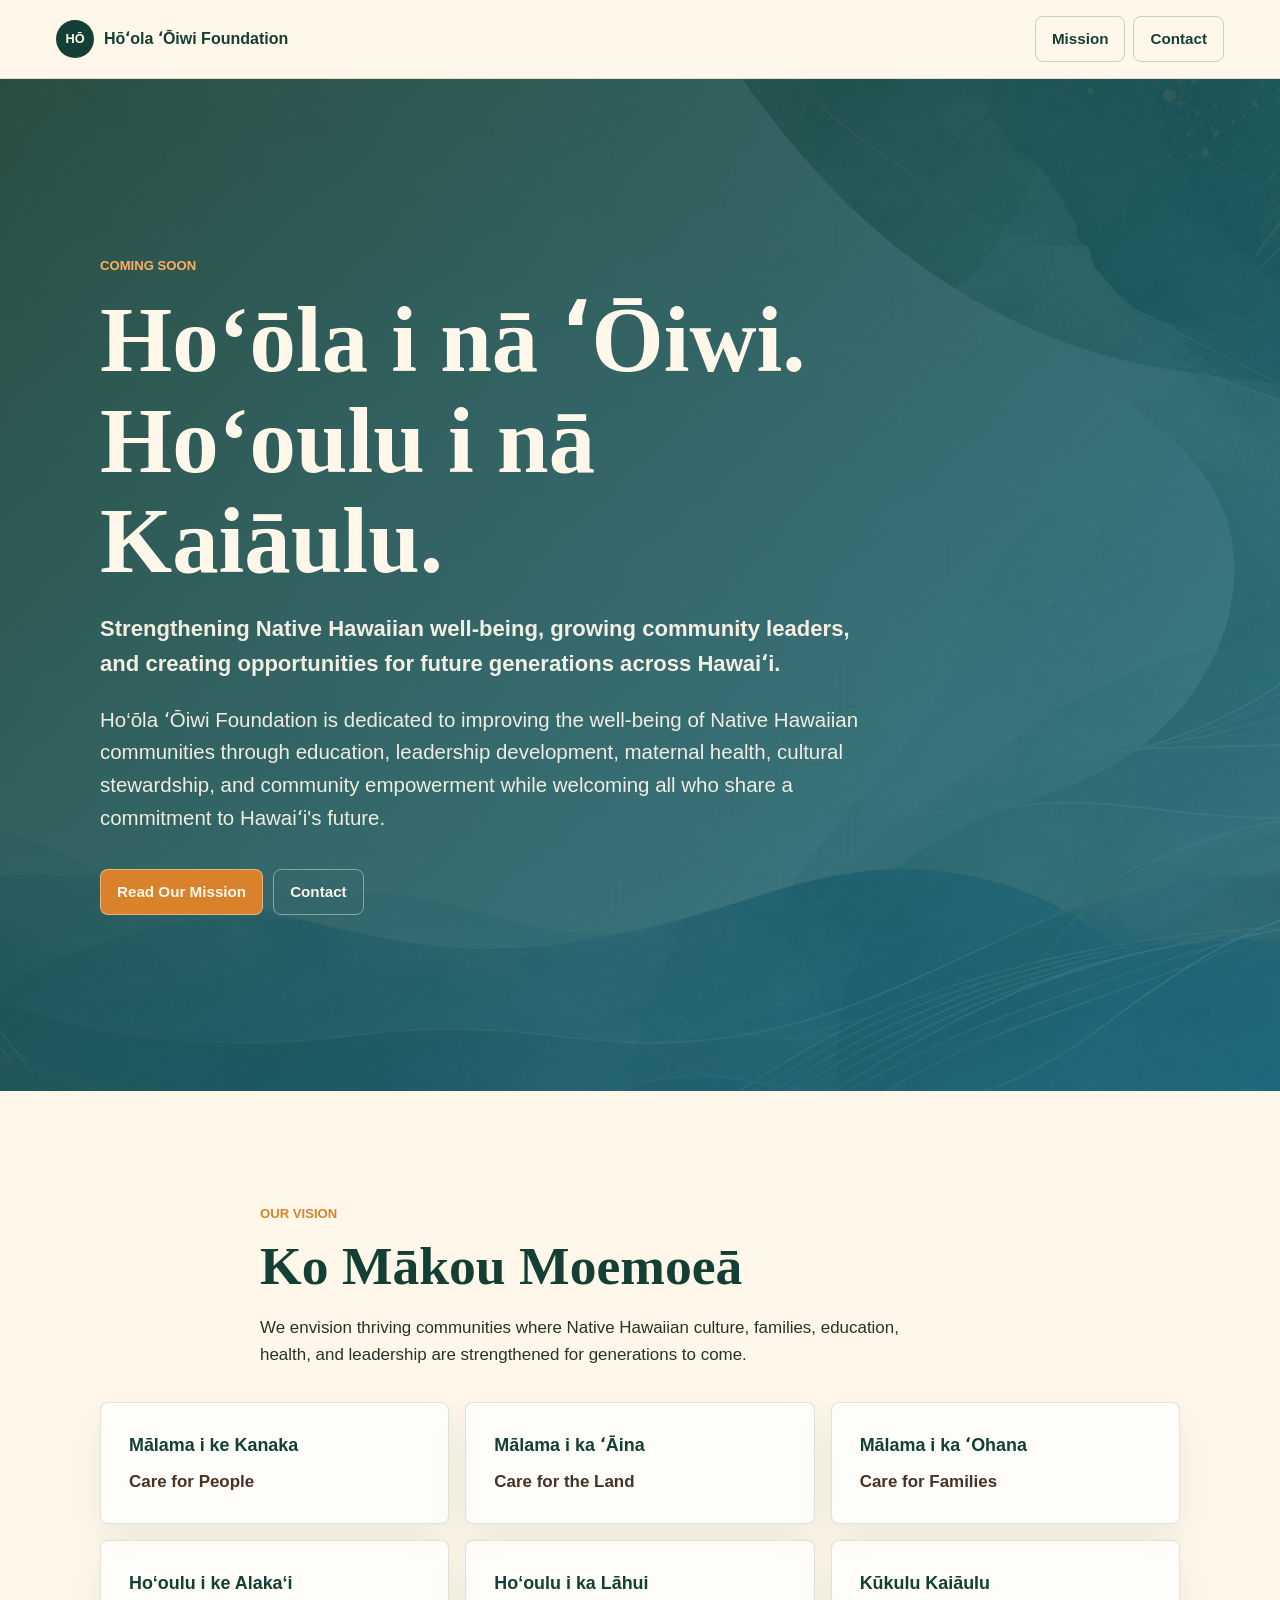
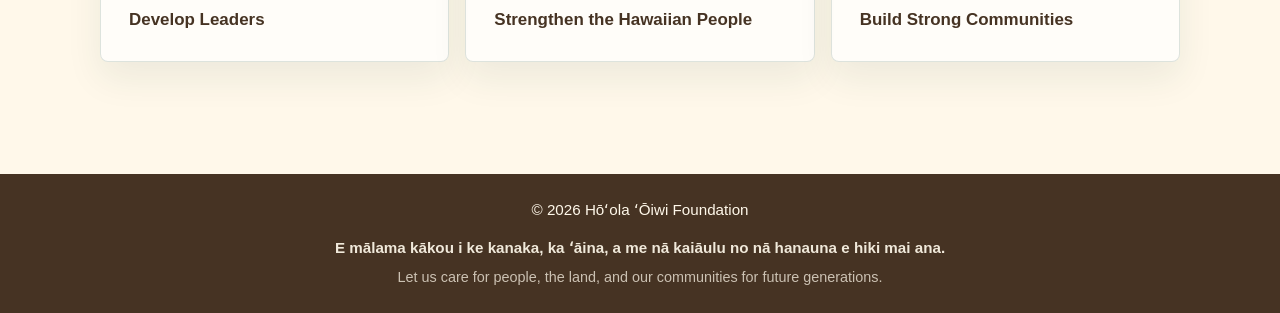
<file: index.html>
<!doctype html>
<html lang="en">
  <head>
    <meta charset="utf-8">
    <meta name="viewport" content="width=device-width, initial-scale=1">
    <title>Hōʻola ʻŌiwi Foundation</title>
    <meta
      name="description"
      content="Hōʻola ʻŌiwi Foundation is a future-focused Native Hawaiian foundation rooted in culture, education, maternal wellness, leadership, and community care."
    >
    <link rel="stylesheet" href="styles.css">
  </head>
  <body>
    <header class="site-header">
      <a class="brand" href="index.html" aria-label="Hōʻola ʻŌiwi Foundation home">
        <span class="brand-mark" aria-hidden="true">HŌ</span>
        <span>Hōʻola ʻŌiwi Foundation</span>
      </a>
      <nav class="nav" aria-label="Primary navigation">
        <a href="mission.html">Mission</a>
        <a href="contact.html">Contact</a>
      </nav>
    </header>

    <main>
      <section class="hero section">
        <div class="section-inner hero-inner">
          <p class="eyebrow">Coming Soon</p>
          <h1>Ho‘ōla i nā ʻŌiwi. Ho‘oulu i nā Kaiāulu.</h1>
          <p class="hero-subheading">
            Strengthening Native Hawaiian well-being, growing community
            leaders, and creating opportunities for future generations across
            Hawaiʻi.
          </p>
          <p class="mission-statement">
            Ho‘ōla ʻŌiwi Foundation is dedicated to improving the well-being of
            Native Hawaiian communities through education, leadership
            development, maternal health, cultural stewardship, and community
            empowerment while welcoming all who share a commitment to Hawaiʻi's
            future.
          </p>
          <div class="button-row" aria-label="Landing page actions">
            <a class="button button-accent" href="mission.html">Read Our Mission</a>
            <a class="button" href="contact.html">Contact</a>
          </div>
        </div>
      </section>

      <section class="section vision-section">
        <div class="section-inner narrow">
          <p class="section-label">Our Vision</p>
          <h2>Ko Mākou Moemoeā</h2>
          <p>
            We envision thriving communities where Native Hawaiian culture,
            families, education, health, and leadership are strengthened for
            generations to come.
          </p>
        </div>
        <div class="section-inner values-grid" aria-label="Foundation values">
          <article>
            <h3>Mālama i ke Kanaka</h3>
            <p>Care for People</p>
          </article>
          <article>
            <h3>Mālama i ka ʻĀina</h3>
            <p>Care for the Land</p>
          </article>
          <article>
            <h3>Mālama i ka ʻOhana</h3>
            <p>Care for Families</p>
          </article>
          <article>
            <h3>Ho‘oulu i ke Alaka‘i</h3>
            <p>Develop Leaders</p>
          </article>
          <article>
            <h3>Ho‘oulu i ka Lāhui</h3>
            <p>Strengthen the Hawaiian People</p>
          </article>
          <article>
            <h3>Kūkulu Kaiāulu</h3>
            <p>Build Strong Communities</p>
          </article>
        </div>
      </section>
    </main>

    <footer class="site-footer">
      <p>&copy; <span id="year"></span> Hōʻola ʻŌiwi Foundation</p>
      <p class="footer-motto">
        E mālama kākou i ke kanaka, ka ʻāina, a me nā kaiāulu no nā hanauna e
        hiki mai ana.
      </p>
      <p class="footer-translation">
        Let us care for people, the land, and our communities for future
        generations.
      </p>
    </footer>

    <script src="script.js"></script>
  </body>
</html>
</file>
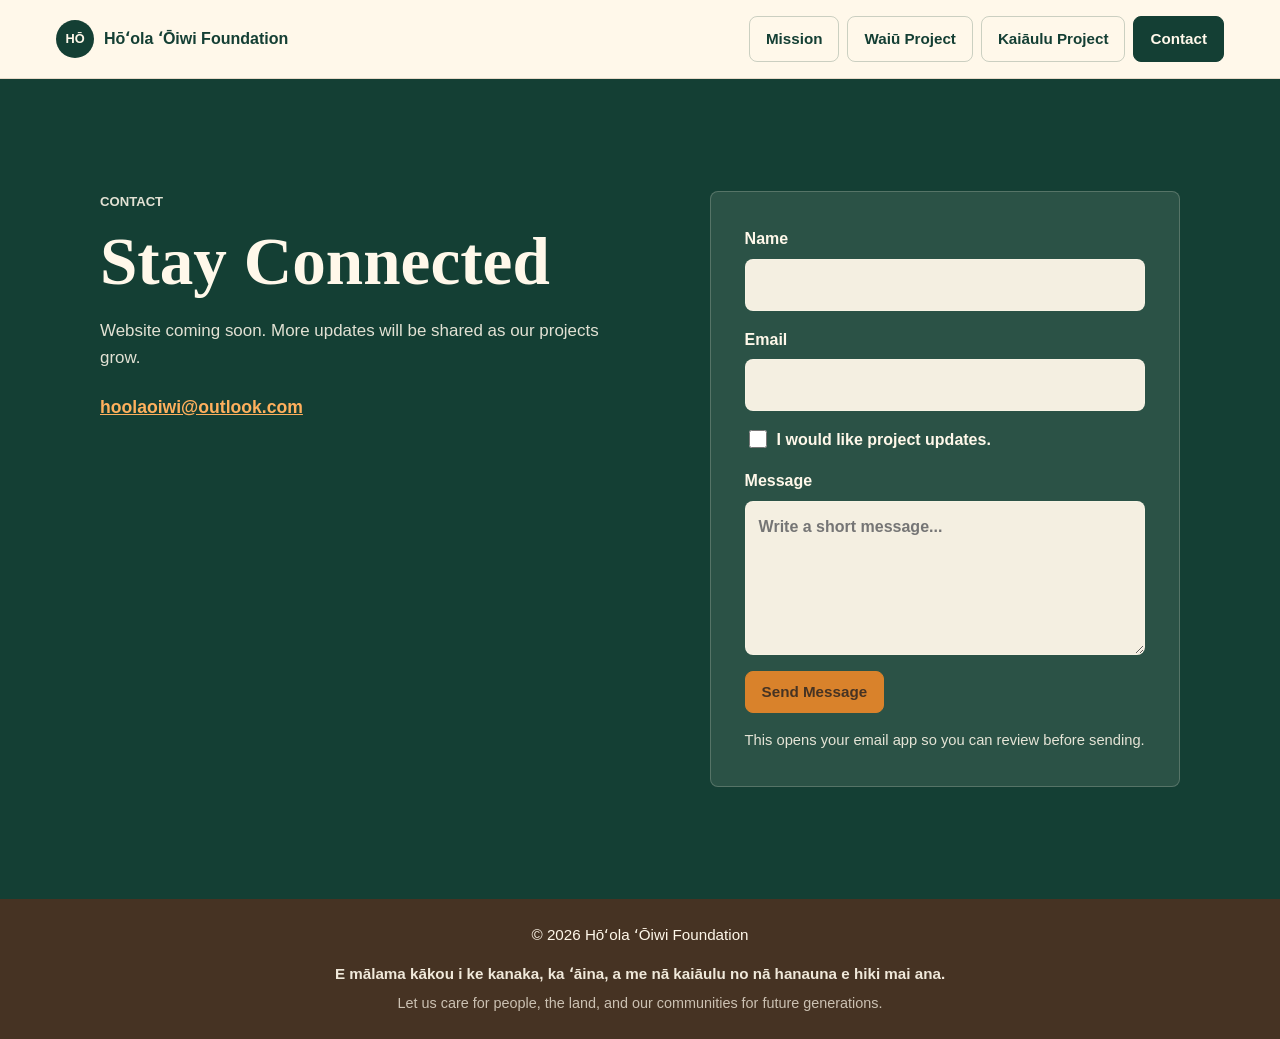
<file: contact.html>
<!doctype html>
<html lang="en">
  <head>
    <meta charset="utf-8">
    <meta name="viewport" content="width=device-width, initial-scale=1">
    <title>Contact | Hōʻola ʻŌiwi Foundation</title>
    <meta
      name="description"
      content="Contact Hōʻola ʻŌiwi Foundation."
    >
    <link rel="stylesheet" href="styles.css">
  </head>
  <body>
    <header class="site-header">
      <a class="brand" href="index.html" aria-label="Hōʻola ʻŌiwi Foundation home">
        <span class="brand-mark" aria-hidden="true">HŌ</span>
        <span>Hōʻola ʻŌiwi Foundation</span>
      </a>
      <nav class="nav" aria-label="Primary navigation">
        <a href="mission.html">Mission</a>
        <a href="waiu.html">Waiū Project</a>
        <a href="kaiaulu.html">Kaiāulu Project</a>
        <a aria-current="page" href="contact.html">Contact</a>
      </nav>
    </header>

    <main>
      <section class="section page-section contact-section">
        <div class="section-inner contact-layout">
          <div>
            <p class="section-label">Contact</p>
            <h1 class="page-title">Stay Connected</h1>
            <p>
              Website coming soon. More updates will be shared as our projects
              grow.
            </p>
            <a class="email-link" href="mailto:hoolaoiwi@outlook.com">
              hoolaoiwi@outlook.com
            </a>
          </div>

          <form class="contact-form" id="contactForm">
            <label>
              Name
              <input name="name" type="text" autocomplete="name">
            </label>
            <label>
              Email
              <input name="email" type="email" autocomplete="email" required>
            </label>
            <label class="checkbox-label">
              <input name="updates" type="checkbox" value="yes">
              I would like project updates.
            </label>
            <label>
              Message
              <textarea name="message" rows="5" placeholder="Write a short message..."></textarea>
            </label>
            <button class="button button-accent" type="submit">Send Message</button>
            <p class="form-note">
              This opens your email app so you can review before sending.
            </p>
          </form>
        </div>
      </section>
    </main>

    <footer class="site-footer">
      <p>&copy; <span id="year"></span> Hōʻola ʻŌiwi Foundation</p>
      <p class="footer-motto">
        E mālama kākou i ke kanaka, ka ʻāina, a me nā kaiāulu no nā hanauna e
        hiki mai ana.
      </p>
      <p class="footer-translation">
        Let us care for people, the land, and our communities for future
        generations.
      </p>
    </footer>

    <script src="script.js"></script>
  </body>
</html>
</file>
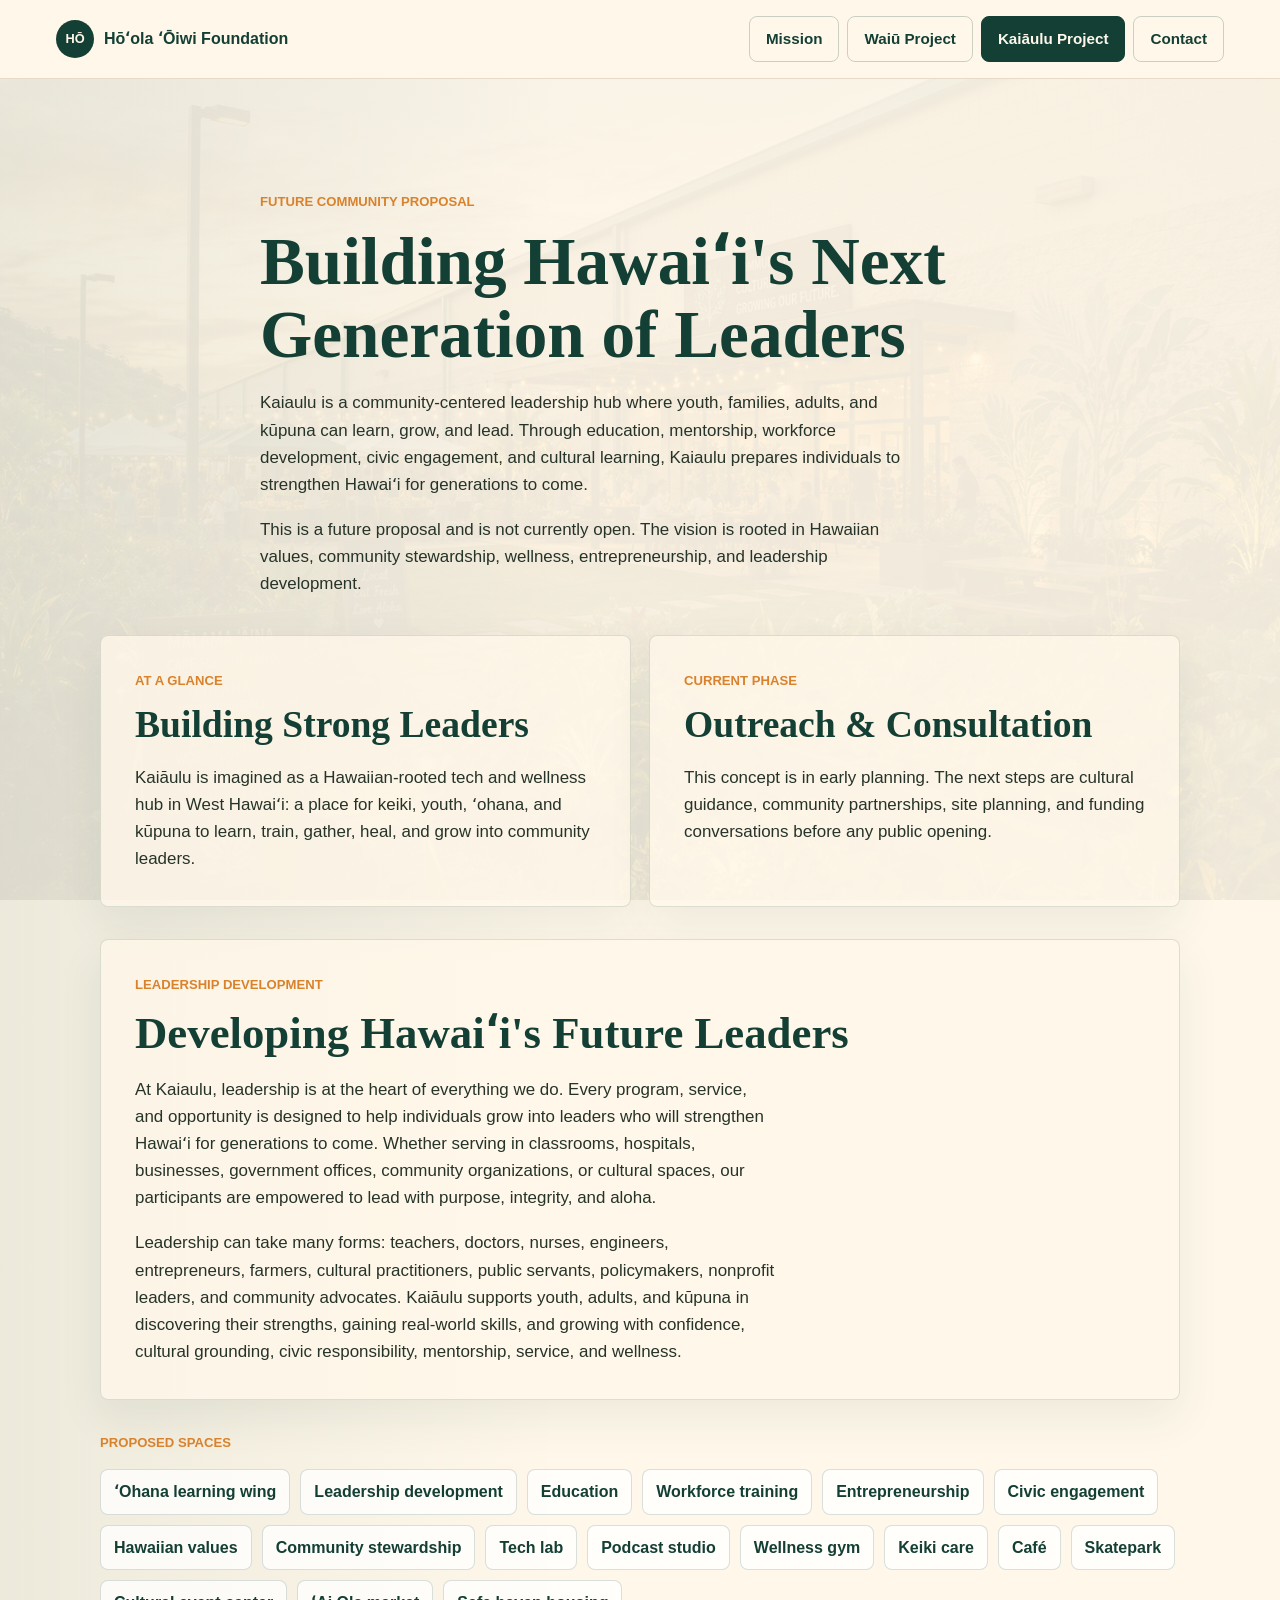
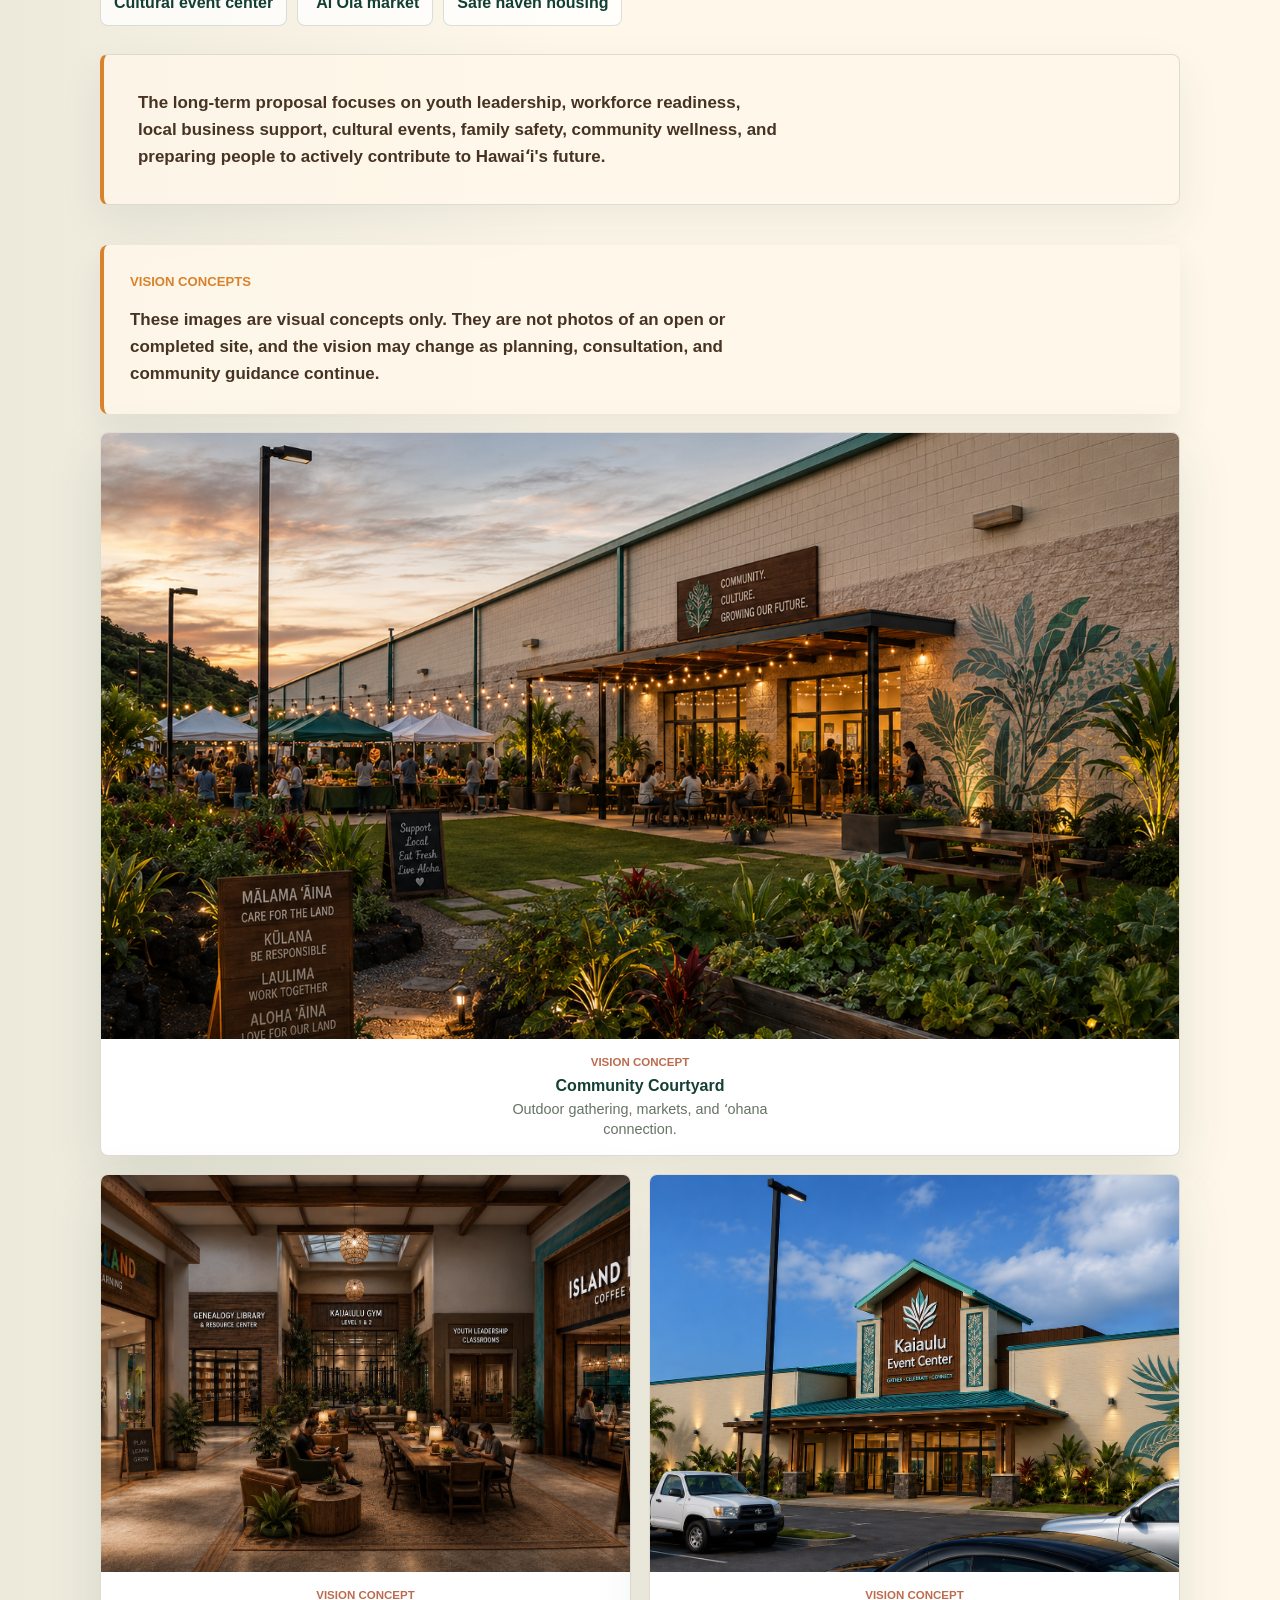
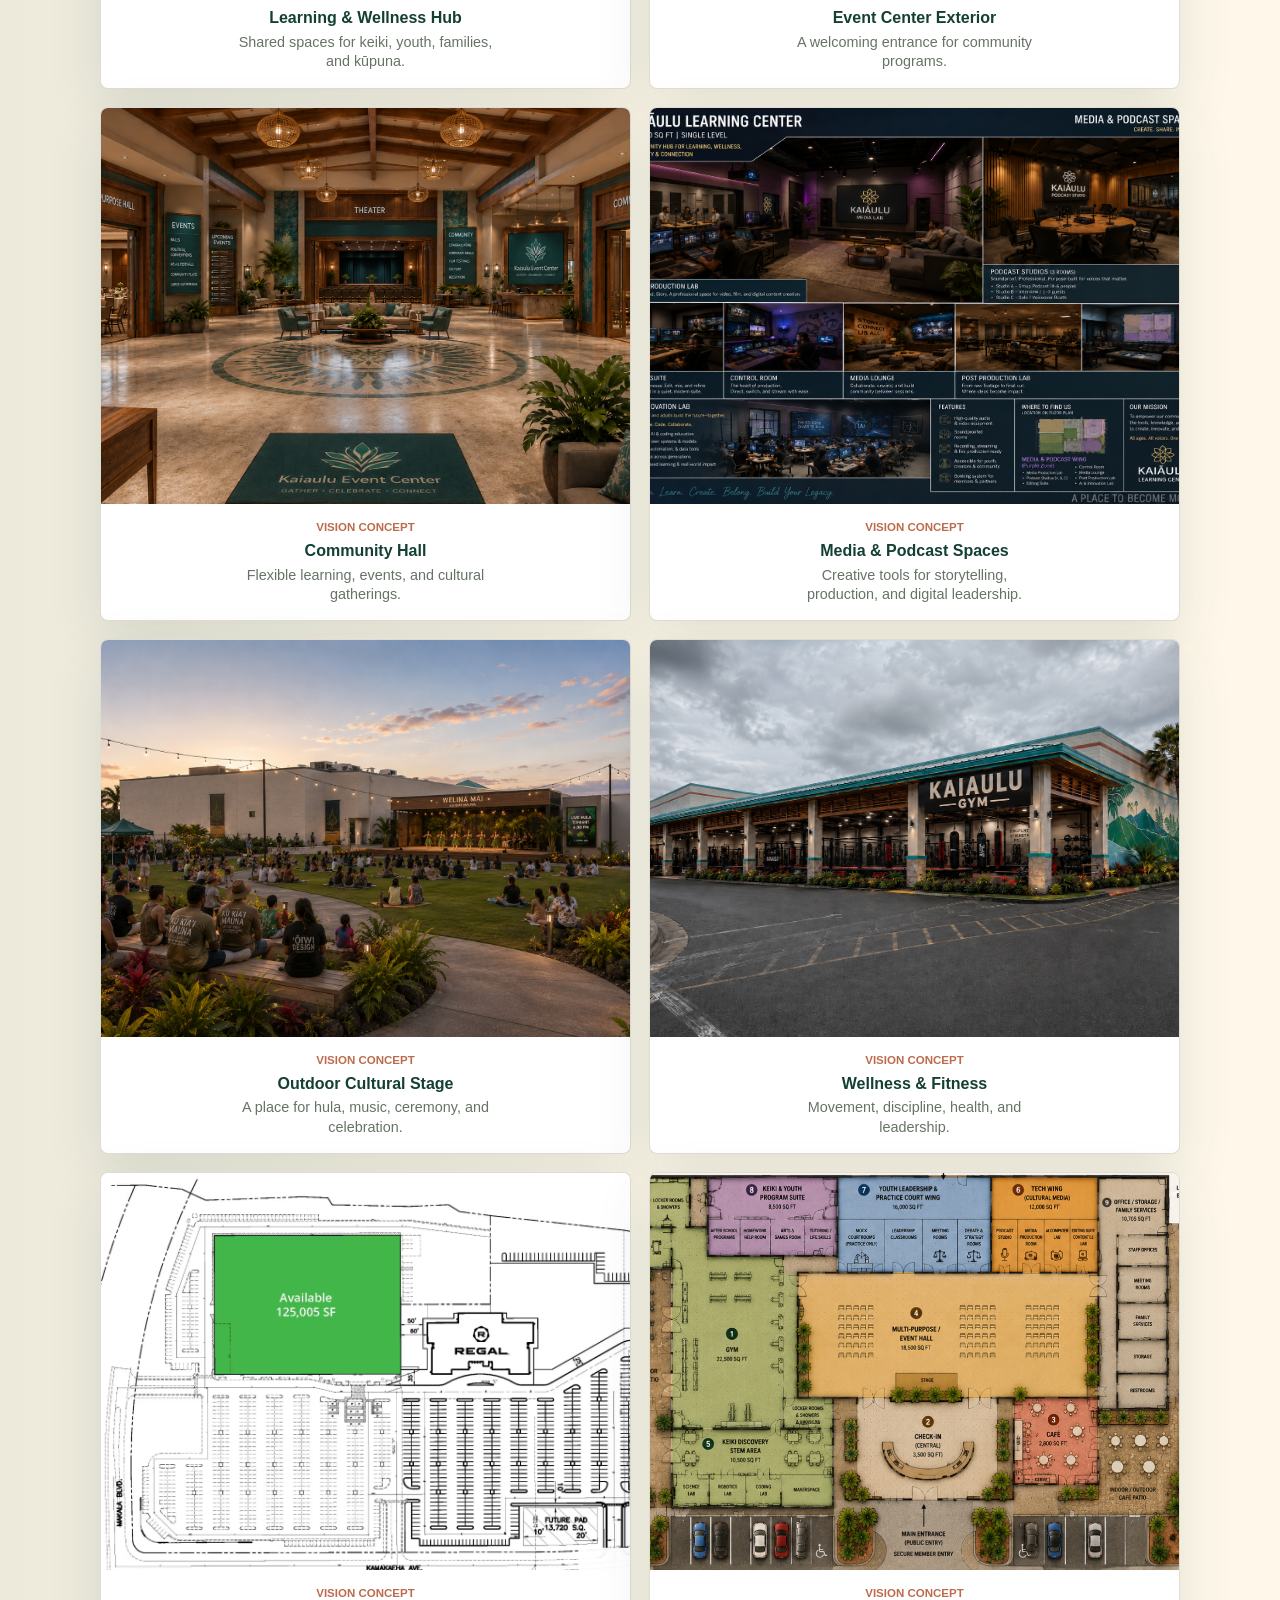
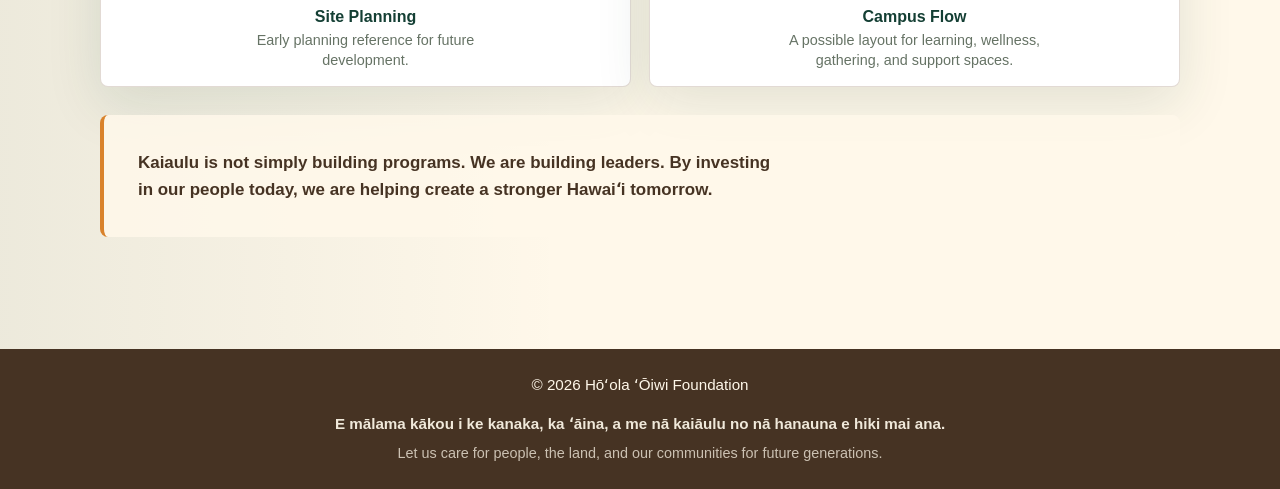
<file: kaiaulu.html>
<!doctype html>
<html lang="en">
  <head>
    <meta charset="utf-8">
    <meta name="viewport" content="width=device-width, initial-scale=1">
    <title>Future Kaiāulu Proposal | Hōʻola ʻŌiwi Foundation</title>
    <meta
      name="description"
      content="A future Kaiāulu Learning and Wellness Center proposal from Hōʻola ʻŌiwi Foundation."
    >
    <link rel="stylesheet" href="styles.css">
  </head>
  <body>
    <header class="site-header">
      <a class="brand" href="index.html" aria-label="Hōʻola ʻŌiwi Foundation home">
        <span class="brand-mark" aria-hidden="true">HŌ</span>
        <span>Hōʻola ʻŌiwi Foundation</span>
      </a>
      <nav class="nav" aria-label="Primary navigation">
        <a href="mission.html">Mission</a>
        <a href="waiu.html">Waiū Project</a>
        <a aria-current="page" href="kaiaulu.html">Kaiāulu Project</a>
        <a href="contact.html">Contact</a>
      </nav>
    </header>

    <main>
      <section class="section page-section kaiaulu-section">
        <div class="section-inner narrow">
          <p class="section-label">Future Community Proposal</p>
          <h1 class="page-title">Building Hawaiʻi's Next Generation of Leaders</h1>
          <p>
            Kaiaulu is a community-centered leadership hub where youth,
            families, adults, and kūpuna can learn, grow, and lead. Through
            education, mentorship, workforce development, civic engagement, and
            cultural learning, Kaiaulu prepares individuals to strengthen
            Hawaiʻi for generations to come.
          </p>
          <p>
            This is a future proposal and is not currently open. The vision is
            rooted in Hawaiian values, community stewardship, wellness,
            entrepreneurship, and leadership development.
          </p>
        </div>
        <div class="section-inner kaiaulu-overview" aria-label="Kaiāulu overview">
          <article>
            <p class="section-label">At A Glance</p>
            <h2>Building Strong Leaders</h2>
            <p>
              Kaiāulu is imagined as a Hawaiian-rooted tech and wellness hub in
              West Hawaiʻi: a place for keiki, youth, ʻohana, and kūpuna to
              learn, train, gather, heal, and grow into community leaders.
            </p>
          </article>
          <article>
            <p class="section-label">Current Phase</p>
            <h2>Outreach &amp; Consultation</h2>
            <p>
              This concept is in early planning. The next steps are cultural
              guidance, community partnerships, site planning, and funding
              conversations before any public opening.
            </p>
          </article>
        </div>

        <div class="section-inner kaiaulu-leadership">
          <p class="section-label">Leadership Development</p>
          <h2>Developing Hawaiʻi's Future Leaders</h2>
          <p>
            At Kaiaulu, leadership is at the heart of everything we do. Every
            program, service, and opportunity is designed to help individuals
            grow into leaders who will strengthen Hawaiʻi for generations to
            come. Whether serving in classrooms, hospitals, businesses,
            government offices, community organizations, or cultural spaces, our
            participants are empowered to lead with purpose, integrity, and
            aloha.
          </p>
          <p>
            Leadership can take many forms: teachers, doctors, nurses,
            engineers, entrepreneurs, farmers, cultural practitioners, public
            servants, policymakers, nonprofit leaders, and community advocates.
            Kaiāulu supports youth, adults, and kūpuna in discovering their
            strengths, gaining real-world skills, and growing with confidence,
            cultural grounding, civic responsibility, mentorship, service, and
            wellness.
          </p>
        </div>

        <div class="section-inner kaiaulu-simple">
          <p class="section-label">Proposed Spaces</p>
          <div class="simple-tags" aria-label="Proposed Kaiāulu spaces">
            <span>ʻOhana learning wing</span>
            <span>Leadership development</span>
            <span>Education</span>
            <span>Workforce training</span>
            <span>Entrepreneurship</span>
            <span>Civic engagement</span>
            <span>Hawaiian values</span>
            <span>Community stewardship</span>
            <span>Tech lab</span>
            <span>Podcast studio</span>
            <span>Wellness gym</span>
            <span>Keiki care</span>
            <span>Café</span>
            <span>Skatepark</span>
            <span>Cultural event center</span>
            <span>ʻAi Ola market</span>
            <span>Safe haven housing</span>
          </div>
        </div>

        <div class="section-inner kaiaulu-impact">
          <p>
            The long-term proposal focuses on youth leadership, workforce
            readiness, local business support, cultural events, family safety,
            community wellness, and preparing people to actively contribute to
            Hawaiʻi's future.
          </p>
        </div>

        <div class="section-inner kaiaulu-gallery" aria-label="Kaiāulu proposal images">
          <div class="vision-note">
            <p class="section-label">Vision Concepts</p>
            <p>
              These images are visual concepts only. They are not photos of an
              open or completed site, and the vision may change as planning,
              consultation, and community guidance continue.
            </p>
          </div>
          <figure class="gallery-feature">
            <img
              src="assets/kaiaulu/courtyard-market.png"
              alt="Concept image of a future Kaiāulu courtyard and community market at sunset"
            >
            <figcaption>
              <em>Vision Concept</em>
              <strong>Community Courtyard</strong>
              <span>Outdoor gathering, markets, and ʻohana connection.</span>
            </figcaption>
          </figure>
          <div class="gallery-grid">
            <figure>
              <img
                src="assets/kaiaulu/learning-hub-interior.jpg"
              alt="Concept image of a future Kaiāulu interior with daycare, library, gym, classrooms, and café"
              >
              <figcaption>
                <em>Vision Concept</em>
                <strong>Learning &amp; Wellness Hub</strong>
                <span>Shared spaces for keiki, youth, families, and kūpuna.</span>
              </figcaption>
            </figure>
            <figure>
              <img
                src="assets/kaiaulu/event-center-exterior.png"
              alt="Concept image of a future Kaiāulu event center exterior"
              >
              <figcaption>
                <em>Vision Concept</em>
                <strong>Event Center Exterior</strong>
                <span>A welcoming entrance for community programs.</span>
              </figcaption>
            </figure>
            <figure>
              <img
                src="assets/kaiaulu/event-center-interior.png"
              alt="Concept image of a future Kaiāulu event center lobby and community hall"
              >
              <figcaption>
                <em>Vision Concept</em>
                <strong>Community Hall</strong>
                <span>Flexible learning, events, and cultural gatherings.</span>
              </figcaption>
            </figure>
            <figure>
              <img
                src="assets/kaiaulu/media-podcast-vision.png"
              alt="Concept board showing future Kaiāulu media, podcast, editing, and innovation spaces"
              >
              <figcaption>
                <em>Vision Concept</em>
                <strong>Media &amp; Podcast Spaces</strong>
                <span>Creative tools for storytelling, production, and digital leadership.</span>
              </figcaption>
            </figure>
            <figure>
              <img
                src="assets/kaiaulu/outdoor-cultural-stage.png"
              alt="Concept image of a future outdoor cultural stage and lawn gathering"
              >
              <figcaption>
                <em>Vision Concept</em>
                <strong>Outdoor Cultural Stage</strong>
                <span>A place for hula, music, ceremony, and celebration.</span>
              </figcaption>
            </figure>
            <figure>
              <img
                src="assets/kaiaulu/gym-concept.png"
              alt="Concept image of a future Kaiāulu gym and wellness building"
              >
              <figcaption>
                <em>Vision Concept</em>
                <strong>Wellness &amp; Fitness</strong>
                <span>Movement, discipline, health, and leadership.</span>
              </figcaption>
            </figure>
            <figure>
              <img
                src="assets/kaiaulu/site-plan.png"
              alt="Site plan image showing a proposed available 125,005 square foot area"
              >
              <figcaption>
                <em>Vision Concept</em>
                <strong>Site Planning</strong>
                <span>Early planning reference for future development.</span>
              </figcaption>
            </figure>
            <figure>
              <img
                src="assets/kaiaulu/floor-plan-vision.png"
              alt="Concept floor plan showing possible future Kaiāulu spaces and circulation"
              >
              <figcaption>
                <em>Vision Concept</em>
                <strong>Campus Flow</strong>
                <span>A possible layout for learning, wellness, gathering, and support spaces.</span>
              </figcaption>
            </figure>
          </div>
        </div>

        <div class="section-inner kaiaulu-closing">
          <p>
            Kaiaulu is not simply building programs. We are building leaders. By
            investing in our people today, we are helping create a stronger
            Hawaiʻi tomorrow.
          </p>
        </div>
      </section>
    </main>

    <footer class="site-footer">
      <p>&copy; <span id="year"></span> Hōʻola ʻŌiwi Foundation</p>
      <p class="footer-motto">
        E mālama kākou i ke kanaka, ka ʻāina, a me nā kaiāulu no nā hanauna e
        hiki mai ana.
      </p>
      <p class="footer-translation">
        Let us care for people, the land, and our communities for future
        generations.
      </p>
    </footer>

    <script src="script.js"></script>
  </body>
</html>
</file>
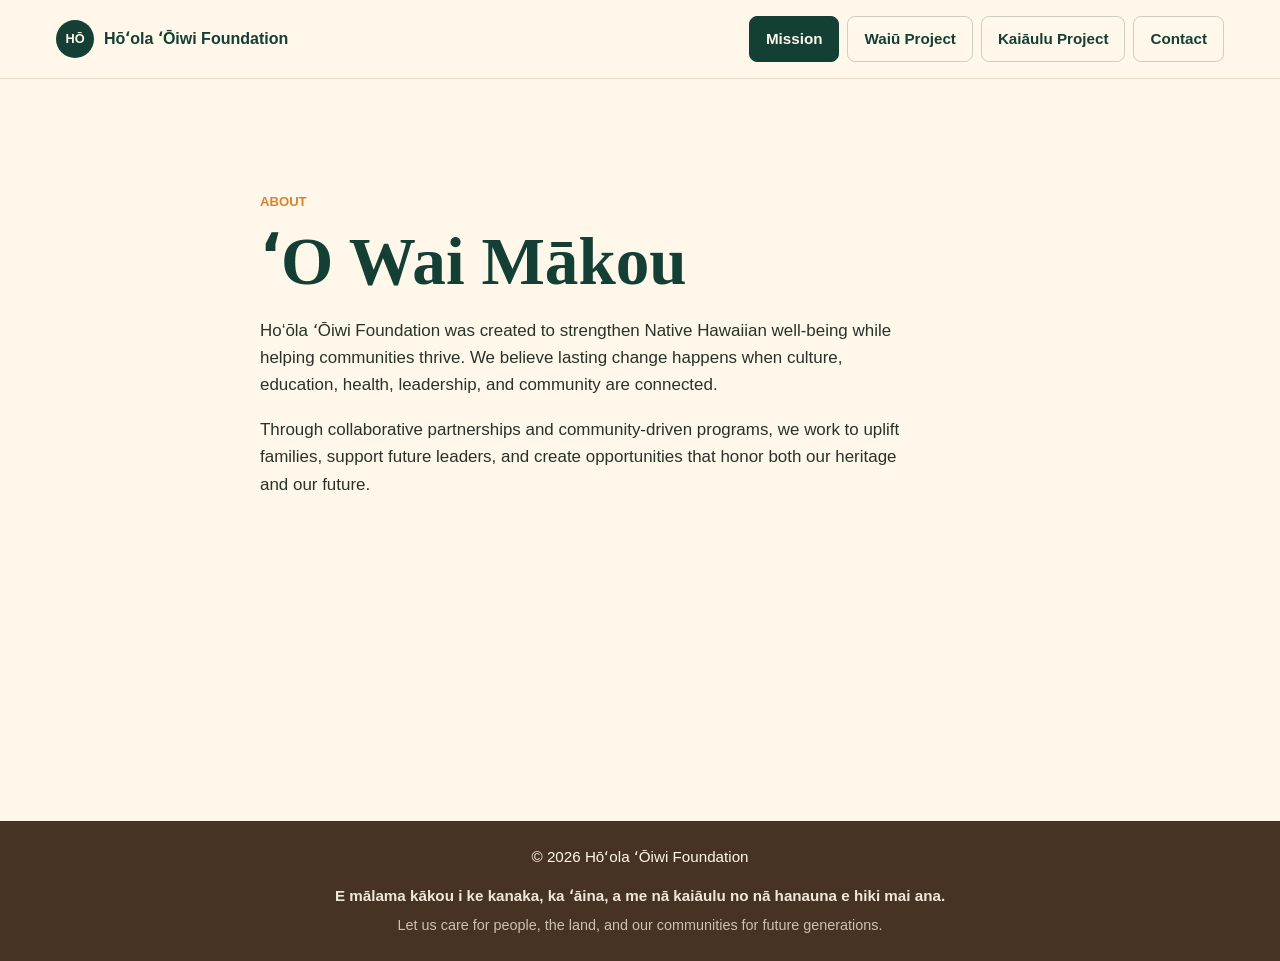
<file: mission.html>
<!doctype html>
<html lang="en">
  <head>
    <meta charset="utf-8">
    <meta name="viewport" content="width=device-width, initial-scale=1">
    <title>Our Mission | Hōʻola ʻŌiwi Foundation</title>
    <meta
      name="description"
      content="Learn about the mission of Hōʻola ʻŌiwi Foundation."
    >
    <link rel="stylesheet" href="styles.css">
  </head>
  <body>
    <header class="site-header">
      <a class="brand" href="index.html" aria-label="Hōʻola ʻŌiwi Foundation home">
        <span class="brand-mark" aria-hidden="true">HŌ</span>
        <span>Hōʻola ʻŌiwi Foundation</span>
      </a>
      <nav class="nav" aria-label="Primary navigation">
        <a aria-current="page" href="mission.html">Mission</a>
        <a href="waiu.html">Waiū Project</a>
        <a href="kaiaulu.html">Kaiāulu Project</a>
        <a href="contact.html">Contact</a>
      </nav>
    </header>

    <main>
      <section class="section page-section">
        <div class="section-inner narrow">
          <p class="section-label">About</p>
          <h1 class="page-title">ʻO Wai Mākou</h1>
          <p>
            Ho‘ōla ʻŌiwi Foundation was created to strengthen Native Hawaiian
            well-being while helping communities thrive. We believe lasting
            change happens when culture, education, health, leadership, and
            community are connected.
          </p>
          <p>
            Through collaborative partnerships and community-driven programs, we
            work to uplift families, support future leaders, and create
            opportunities that honor both our heritage and our future.
          </p>
        </div>
      </section>
    </main>

    <footer class="site-footer">
      <p>&copy; <span id="year"></span> Hōʻola ʻŌiwi Foundation</p>
      <p class="footer-motto">
        E mālama kākou i ke kanaka, ka ʻāina, a me nā kaiāulu no nā hanauna e
        hiki mai ana.
      </p>
      <p class="footer-translation">
        Let us care for people, the land, and our communities for future
        generations.
      </p>
    </footer>

    <script src="script.js"></script>
  </body>
</html>
</file>
<file: styles.css>
:root {
  --cream: #fff8ea;
  --cream-deep: #f3e7cf;
  --blush: #f7d9ce;
  --blush-soft: #fff0e9;
  --green: #143f34;
  --green-soft: #2f6652;
  --blue: #1f6f86;
  --brown: #7a573b;
  --brown-dark: #463323;
  --orange: #d9822b;
  --text: #263329;
  --muted: #667365;
  --white: #ffffff;
  --shadow: 0 18px 55px rgba(20, 63, 52, 0.12);
}

* {
  box-sizing: border-box;
}

html {
  scroll-behavior: smooth;
}

body {
  margin: 0;
  background: var(--cream);
  color: var(--text);
  font-family: Arial, Helvetica, sans-serif;
  line-height: 1.6;
}

a {
  color: inherit;
}

.site-header {
  position: sticky;
  top: 0;
  z-index: 10;
  display: flex;
  align-items: center;
  justify-content: space-between;
  gap: 24px;
  padding: 16px clamp(18px, 5vw, 56px);
  background: rgba(255, 248, 234, 0.94);
  border-bottom: 1px solid rgba(122, 87, 59, 0.18);
  backdrop-filter: blur(14px);
}

.brand {
  display: inline-flex;
  align-items: center;
  gap: 10px;
  color: var(--green);
  font-weight: 700;
  text-decoration: none;
}

.brand-mark {
  display: inline-grid;
  width: 38px;
  height: 38px;
  place-items: center;
  border-radius: 50%;
  background: var(--green);
  color: var(--cream);
  font-size: 0.8rem;
  letter-spacing: 0;
}

.nav {
  display: flex;
  flex-wrap: wrap;
  justify-content: flex-end;
  gap: 8px;
}

.nav a,
.button {
  display: inline-flex;
  min-height: 42px;
  align-items: center;
  justify-content: center;
  padding: 10px 16px;
  border: 1px solid rgba(20, 63, 52, 0.22);
  border-radius: 8px;
  color: var(--green);
  font-size: 0.95rem;
  font-weight: 700;
  text-decoration: none;
  transition: background 160ms ease, border-color 160ms ease, color 160ms ease;
}

.nav a:hover,
.nav a[aria-current="page"],
.button:hover {
  background: var(--green);
  border-color: var(--green);
  color: var(--cream);
}

.section {
  padding: clamp(64px, 10vw, 112px) clamp(18px, 5vw, 56px);
}

.section-inner {
  width: min(1080px, 100%);
  margin: 0 auto;
}

.narrow {
  width: min(760px, 100%);
}

.page-section {
  min-height: calc(100vh - 158px);
}

.hero {
  min-height: calc(100vh - 72px);
  display: grid;
  align-items: center;
  background:
    linear-gradient(135deg, rgba(20, 63, 52, 0.9), rgba(31, 111, 134, 0.84)),
    url("assets/hero-texture.png") center / cover,
    var(--green);
  color: var(--cream);
}

.hero-inner {
  padding: clamp(28px, 6vw, 64px) 0;
}

.eyebrow,
.section-label {
  margin: 0 0 14px;
  color: var(--orange);
  font-size: 0.82rem;
  font-weight: 800;
  letter-spacing: 0;
  text-transform: uppercase;
}

.hero .eyebrow {
  color: #ffb05d;
}

h1,
h2 {
  margin: 0;
  color: inherit;
  font-family: Georgia, "Times New Roman", serif;
  font-weight: 700;
  line-height: 1.08;
}

h1 {
  max-width: 820px;
  font-size: clamp(2.4rem, 8vw, 5.8rem);
}

h2 {
  color: var(--green);
  font-size: clamp(2rem, 5vw, 3.35rem);
}

.page-title {
  color: var(--green);
  font-size: clamp(2.2rem, 6vw, 4.2rem);
}

p {
  max-width: 68ch;
  margin: 18px 0 0;
  font-size: 1.06rem;
}

figure {
  margin: 0;
}

img {
  display: block;
  max-width: 100%;
}

.mission-statement {
  max-width: 760px;
  margin-top: 22px;
  color: rgba(255, 248, 234, 0.92);
  font-size: clamp(1.08rem, 2vw, 1.28rem);
}

.hero-subheading {
  max-width: 760px;
  margin-top: 20px;
  color: rgba(255, 248, 234, 0.94);
  font-size: clamp(1.12rem, 2.2vw, 1.38rem);
  font-weight: 700;
}

.button-row {
  display: flex;
  flex-wrap: wrap;
  gap: 10px;
  margin-top: 34px;
}

.hero .button {
  border-color: rgba(255, 248, 234, 0.42);
  color: var(--cream);
}

.hero .button:hover,
.button-accent {
  background: var(--orange);
  border-color: var(--orange);
  color: var(--brown-dark);
}

.section-soft {
  background: var(--cream-deep);
}

.vision-section {
  background: var(--cream);
}

.values-grid {
  display: grid;
  grid-template-columns: repeat(3, minmax(0, 1fr));
  gap: 16px;
  margin-top: 34px;
}

.values-grid article {
  padding: clamp(20px, 3vw, 28px);
  border: 1px solid rgba(20, 63, 52, 0.14);
  border-radius: 8px;
  background: rgba(255, 255, 255, 0.72);
  box-shadow: 0 16px 36px rgba(20, 63, 52, 0.08);
}

.values-grid h3 {
  margin: 0;
  color: var(--green);
  font-size: 1.12rem;
}

.values-grid p {
  margin-top: 8px;
  color: var(--brown-dark);
  font-weight: 700;
}

.waiu-section {
  background:
    linear-gradient(180deg, var(--blush-soft), var(--cream) 56%, var(--cream-deep));
}

.waiu-intro {
  display: grid;
  grid-template-columns: minmax(0, 0.92fr) minmax(280px, 0.68fr);
  align-items: center;
  gap: clamp(28px, 6vw, 72px);
}

.waiu-copy {
  max-width: 720px;
}

.waiu-section .section-label {
  color: #bd6b4d;
}

.waiu-portrait,
.waiu-product {
  overflow: hidden;
  border: 1px solid rgba(122, 87, 59, 0.18);
  border-radius: 8px;
  background: var(--white);
  box-shadow: 0 22px 58px rgba(122, 87, 59, 0.16);
}

.waiu-portrait {
  transform: rotate(1deg);
}

.waiu-portrait img {
  width: 100%;
  aspect-ratio: 4 / 5;
  object-fit: cover;
}

.waiu-portrait figcaption {
  padding: 12px 14px;
  color: var(--brown-dark);
  font-size: 0.92rem;
  font-weight: 700;
}

.waiu-visuals {
  display: grid;
  grid-template-columns: repeat(2, minmax(0, 1fr));
  gap: 18px;
  margin-top: clamp(38px, 7vw, 72px);
}

.waiu-visuals article {
  padding: clamp(22px, 4vw, 34px);
  border: 1px solid rgba(122, 87, 59, 0.16);
  border-radius: 8px;
  background: rgba(255, 255, 255, 0.68);
  box-shadow: 0 18px 42px rgba(122, 87, 59, 0.09);
}

.waiu-visuals h2 {
  margin-top: 16px;
  color: var(--brown-dark);
  font-size: clamp(1.45rem, 3vw, 2.15rem);
}

.waiu-icon {
  display: grid;
  width: 74px;
  height: 74px;
  place-items: center;
  border-radius: 50%;
  background: var(--blush);
  box-shadow: inset 0 0 0 8px rgba(255, 248, 234, 0.64);
}

.pump-shape {
  position: relative;
  width: 34px;
  height: 42px;
  border-radius: 17px 17px 11px 11px;
  background: var(--green);
}

.pump-shape::before {
  content: "";
  position: absolute;
  left: 8px;
  top: -12px;
  width: 18px;
  height: 16px;
  border-radius: 14px 14px 8px 8px;
  background: var(--orange);
}

.pump-shape::after {
  content: "";
  position: absolute;
  right: -9px;
  top: 13px;
  width: 14px;
  height: 14px;
  border-radius: 50%;
  border: 4px solid var(--cream);
}

.app-icon {
  background: #dfeee8;
}

.app-icon span {
  width: 34px;
  height: 46px;
  border: 4px solid var(--green);
  border-radius: 9px;
  background:
    radial-gradient(circle at 50% 82%, var(--orange) 0 3px, transparent 4px),
    var(--cream);
}

.waiu-story {
  display: grid;
  grid-template-columns: minmax(0, 1fr) minmax(280px, 0.72fr);
  align-items: center;
  gap: clamp(24px, 5vw, 56px);
  margin-top: clamp(48px, 8vw, 88px);
}

.waiu-product img {
  width: 100%;
  aspect-ratio: 16 / 10;
  object-fit: cover;
}

.waiu-note {
  padding: clamp(24px, 4vw, 42px);
  border-left: 4px solid var(--orange);
  background: rgba(255, 248, 234, 0.72);
}

.waiu-note h2 {
  max-width: 11ch;
  color: var(--brown-dark);
  font-size: clamp(1.8rem, 4vw, 3rem);
}

.kaiaulu-section {
  position: relative;
  overflow: hidden;
  background:
    linear-gradient(180deg, rgba(255, 248, 234, 0.94), rgba(255, 248, 234, 0.88)),
    url("assets/kaiaulu/courtyard-market.png") center / cover fixed,
    var(--cream);
}

.kaiaulu-section::before {
  content: "";
  position: absolute;
  inset: 0;
  pointer-events: none;
  background: linear-gradient(90deg, rgba(20, 63, 52, 0.08), transparent 44%);
}

.kaiaulu-section > .section-inner {
  position: relative;
  z-index: 1;
}

.kaiaulu-overview {
  display: grid;
  grid-template-columns: repeat(2, minmax(0, 1fr));
  gap: 18px;
  margin-top: 38px;
}

.kaiaulu-overview article,
.kaiaulu-impact {
  padding: clamp(22px, 4vw, 34px);
  border: 1px solid rgba(20, 63, 52, 0.14);
  border-radius: 8px;
  background: rgba(255, 248, 234, 0.78);
  box-shadow: 0 18px 44px rgba(20, 63, 52, 0.08);
}

.kaiaulu-overview h2 {
  color: var(--green);
  font-size: clamp(1.55rem, 3vw, 2.35rem);
}

.kaiaulu-leadership {
  margin-top: 32px;
  padding: clamp(22px, 4vw, 34px);
  border: 1px solid rgba(20, 63, 52, 0.14);
  border-radius: 8px;
  background: rgba(255, 248, 234, 0.78);
  box-shadow: 0 18px 44px rgba(20, 63, 52, 0.08);
}

.kaiaulu-leadership h2 {
  color: var(--green);
  font-size: clamp(1.7rem, 4vw, 2.8rem);
}

.kaiaulu-simple {
  margin-top: 32px;
}

.simple-tags {
  display: flex;
  flex-wrap: wrap;
  gap: 10px;
  margin-top: 16px;
}

.simple-tags span {
  display: inline-flex;
  align-items: center;
  min-height: 40px;
  padding: 9px 13px;
  border: 1px solid rgba(20, 63, 52, 0.16);
  border-radius: 8px;
  background: rgba(255, 255, 255, 0.76);
  color: var(--green);
  font-weight: 700;
}

.kaiaulu-impact {
  margin-top: 28px;
  border-left: 4px solid var(--orange);
}

.kaiaulu-impact p {
  margin: 0;
  color: var(--brown-dark);
  font-weight: 700;
}

.kaiaulu-closing {
  margin-top: 28px;
  padding: clamp(22px, 4vw, 34px);
  border-left: 4px solid var(--orange);
  border-radius: 8px;
  background: rgba(255, 248, 234, 0.86);
}

.kaiaulu-closing p {
  margin: 0;
  color: var(--brown-dark);
  font-weight: 800;
}

.kaiaulu-gallery {
  margin-top: 40px;
}

.vision-note {
  margin-bottom: 18px;
  padding: clamp(18px, 3vw, 26px);
  border-left: 4px solid var(--orange);
  border-radius: 8px;
  background: rgba(255, 248, 234, 0.86);
  box-shadow: 0 14px 34px rgba(20, 63, 52, 0.08);
}

.vision-note p:last-child {
  margin-top: 8px;
  color: var(--brown-dark);
  font-weight: 700;
}

.kaiaulu-gallery figure {
  overflow: hidden;
  border: 1px solid rgba(122, 87, 59, 0.22);
  border-radius: 8px;
  background: var(--white);
  box-shadow: var(--shadow);
}

.kaiaulu-gallery img {
  width: 100%;
  height: auto;
  aspect-ratio: 16 / 9;
  object-fit: cover;
}

.gallery-feature img {
  aspect-ratio: 16 / 9;
}

.gallery-grid {
  display: grid;
  grid-template-columns: repeat(2, minmax(0, 1fr));
  gap: 18px;
  margin-top: 18px;
}

.gallery-grid img {
  aspect-ratio: 4 / 3;
}

.kaiaulu-gallery figcaption {
  display: grid;
  gap: 4px;
  min-height: 94px;
  place-items: center;
  padding: 16px 18px;
  color: var(--brown-dark);
  text-align: center;
  line-height: 1.35;
}

.kaiaulu-gallery figcaption em {
  color: #bd6b4d;
  font-size: 0.72rem;
  font-style: normal;
  font-weight: 800;
  text-transform: uppercase;
}

.kaiaulu-gallery figcaption strong {
  color: var(--green);
  font-size: 1rem;
}

.kaiaulu-gallery figcaption span {
  max-width: 32ch;
  color: var(--muted);
  font-size: 0.9rem;
}

.contact-section {
  background: var(--green);
  color: var(--cream);
}

.contact-section h2 {
  color: var(--cream);
}

.contact-section .page-title {
  color: var(--cream);
}

.contact-section p {
  color: rgba(255, 248, 234, 0.88);
}

.contact-layout {
  display: grid;
  grid-template-columns: minmax(0, 0.8fr) minmax(300px, 0.7fr);
  align-items: start;
  gap: clamp(28px, 6vw, 72px);
}

.contact-form {
  display: grid;
  gap: 16px;
  padding: clamp(22px, 4vw, 34px);
  border: 1px solid rgba(255, 248, 234, 0.2);
  border-radius: 8px;
  background: rgba(255, 248, 234, 0.1);
}

.contact-form label {
  display: grid;
  gap: 7px;
  color: var(--cream);
  font-weight: 700;
}

.contact-form input,
.contact-form textarea {
  width: 100%;
  border: 1px solid rgba(255, 248, 234, 0.32);
  border-radius: 8px;
  padding: 12px 13px;
  background: rgba(255, 248, 234, 0.95);
  color: var(--text);
  font: inherit;
}

.contact-form textarea {
  resize: vertical;
}

.checkbox-label {
  grid-template-columns: auto 1fr;
  align-items: center;
}

.checkbox-label input {
  width: 18px;
  height: 18px;
}

.contact-form .button {
  width: fit-content;
  cursor: pointer;
}

.form-note {
  margin-top: 0;
  color: rgba(255, 248, 234, 0.76);
  font-size: 0.92rem;
}

.email-link {
  display: inline-block;
  margin-top: 22px;
  color: #ffb05d;
  font-size: 1.1rem;
  font-weight: 800;
}

.site-footer {
  padding: 24px clamp(18px, 5vw, 56px);
  background: var(--brown-dark);
  color: var(--cream);
  text-align: center;
}

.site-footer p {
  max-width: none;
  margin: 0;
  font-size: 0.95rem;
}

.site-footer .footer-motto {
  max-width: 780px;
  margin: 14px auto 0;
  color: rgba(255, 248, 234, 0.92);
  font-weight: 700;
}

.site-footer .footer-translation {
  max-width: 780px;
  margin: 6px auto 0;
  color: rgba(255, 248, 234, 0.72);
  font-size: 0.9rem;
}

@media (max-width: 760px) {
  .site-header {
    position: static;
    align-items: flex-start;
    flex-direction: column;
    gap: 14px;
  }

  .nav {
    justify-content: flex-start;
    width: 100%;
  }

  .nav a,
  .button {
    flex: 1 1 auto;
  }

  .hero {
    min-height: auto;
  }

  .waiu-intro,
  .waiu-visuals,
  .waiu-story {
    grid-template-columns: 1fr;
  }

  .waiu-portrait {
    transform: none;
  }

  .waiu-story {
    margin-top: 42px;
  }

  .gallery-grid {
    grid-template-columns: 1fr;
  }

  .kaiaulu-overview {
    grid-template-columns: 1fr;
  }

  .values-grid {
    grid-template-columns: 1fr;
  }

  .contact-layout {
    grid-template-columns: 1fr;
  }
}

@media (max-width: 460px) {
  .brand {
    align-items: flex-start;
  }

  .brand span:last-child {
    max-width: 220px;
    line-height: 1.25;
  }

  .nav a,
  .button {
    width: 100%;
  }
}
</file>
